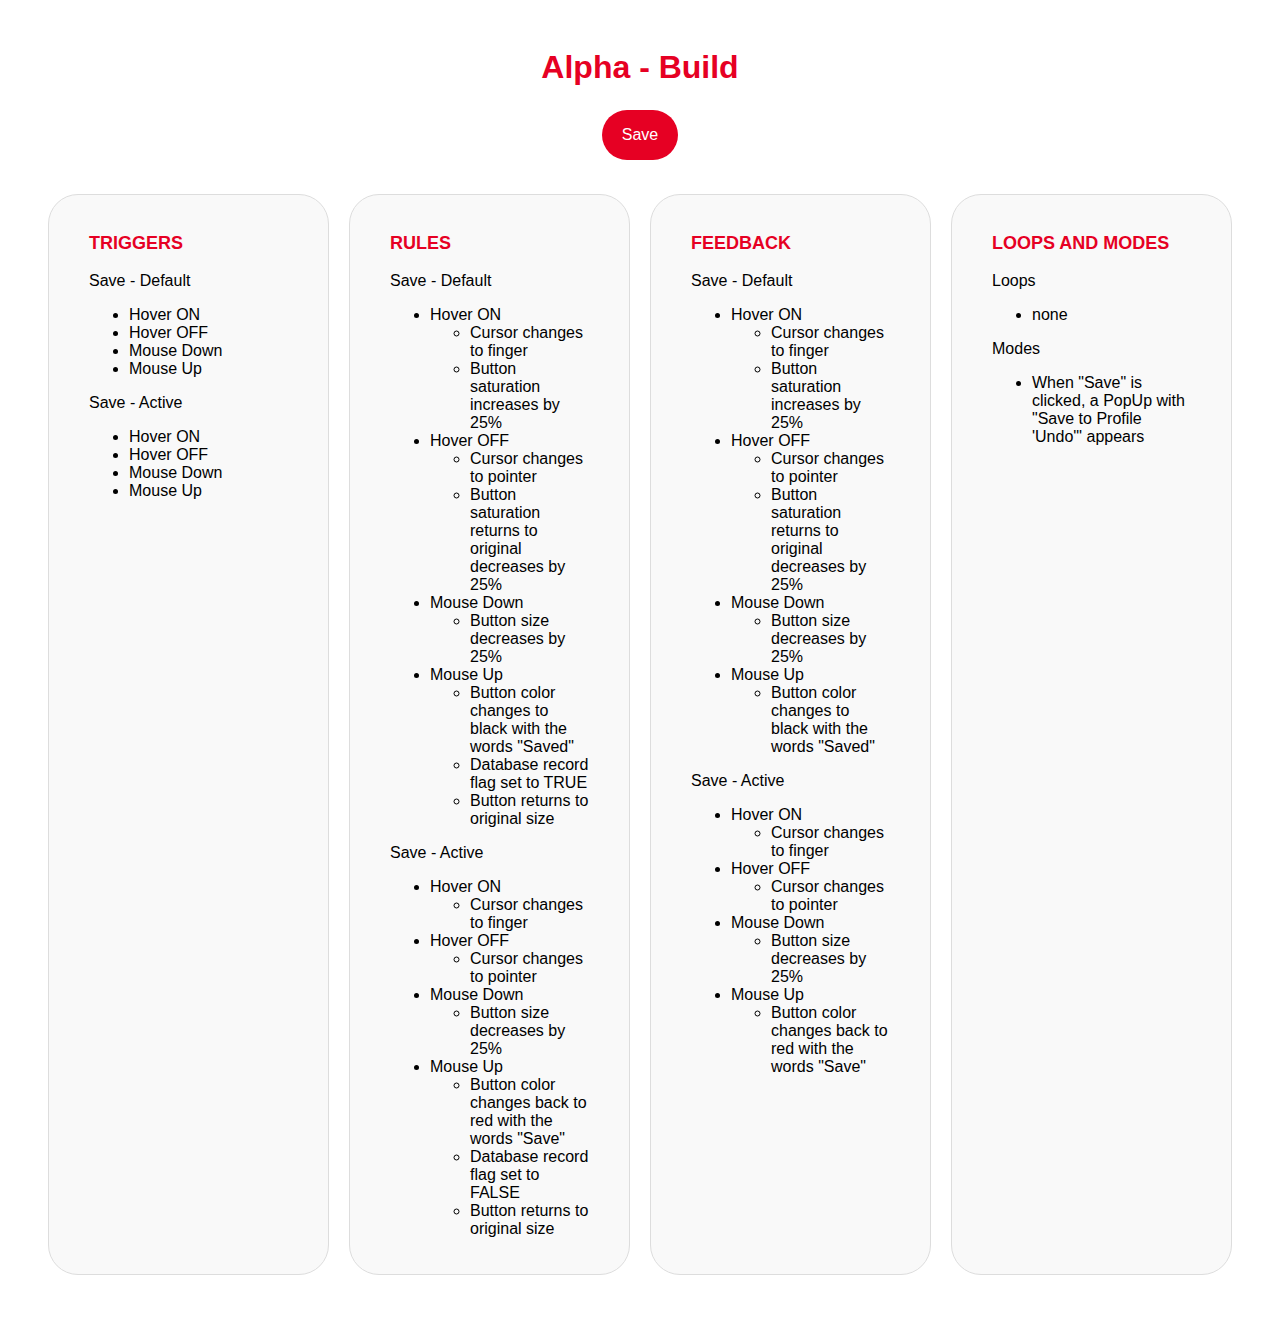
<file: idm241/alpha/build.html>
<!DOCTYPE html>
<html>
<head>
    <link rel="stylesheet" href="css/styles.css">
    <title>Alpha - Build</title>
    <meta name="viewport" content="width=device-width, initial-scale=1.0, maximum-scale=1.0, user-scalable=no">
</head>
<body>

<h1>Alpha - Build</h1>

<center>
    <button id="saveButton" class="Save">Save</button>
    <div id="popup" class="popup hidden">
        <img src="./images/boardcover.jpg" alt="water wheel board cover" class="cover">Saved to <br> Drawing<button id="undoButton" class="undo">Undo</button>
    </div>
</center>

<div class="grid-container">
<div class="triggers"> 
    
<h3>TRIGGERS</h3>

<p>Save - Default</p>
<ul> 
    <li>Hover ON</li>
    <li>Hover OFF</li>
    <li>Mouse Down</li>
    <li>Mouse Up</li>
</ul>

<p>Save - Active</p>
<ul>
    <li>Hover ON</li>
    <li>Hover OFF</li>
    <li>Mouse Down</li>
    <li>Mouse Up</li>
</ul>
</div>

<div class="rules">
<h3>RULES</h3>
<p>Save - Default</p>
<ul>
    <li>Hover ON</li>
        <ul>
            <li>Cursor changes to finger</li>
            <li>Button saturation increases by 25%</li>
        </ul>
    <li>Hover OFF</li>
        <ul>
            <li>Cursor changes to pointer</li>
            <li>Button saturation returns to original decreases by 25% </li>
        </ul>
    <li>Mouse Down</li>
        <ul>
            <li>Button size decreases by 25%</li>
        </ul>
    <li>Mouse Up</li>
        <ul>
            <li>Button color changes to black with the words "Saved"</li>
            <li>Database record flag set to TRUE</li>
            <li>Button returns to original size</li>
        </ul>   
</ul>

<p>Save - Active</p>
<ul>
    <li>Hover ON</li>
        <ul>
            <li>Cursor changes to finger</li>
        </ul>
    <li>Hover OFF</li>
        <ul>
            <li>Cursor changes to pointer</li>
        </ul>
    <li>Mouse Down</li>
        <ul>
            <li>Button size decreases by 25%</li>
        </ul>
    <li>Mouse Up</li>
        <ul>
            <li>Button color changes back to red with the words "Save"</li>
            <li>Database record flag set to FALSE</li>
            <li>Button returns to original size</li>
        </ul>   
</ul>
</div>

<div class="feedback">
<h3>FEEDBACK</h3>
<p>Save - Default</p>
<ul>
    <li>Hover ON</li>
        <ul>
            <li>Cursor changes to finger</li>
            <li>Button saturation increases by 25%</li>
        </ul>
    <li>Hover OFF</li>
        <ul>
            <li>Cursor changes to pointer</li>
            <li>Button saturation returns to original decreases by 25% </li>
        </ul>
    <li>Mouse Down</li>
        <ul>
            <li>Button size decreases by 25%</li>
        </ul>
    <li>Mouse Up</li>
        <ul>
            <li>Button color changes to black with the words "Saved"</li>
        </ul>   
</ul>

<p>Save - Active</p>
<ul>
    <li>Hover ON</li>
        <ul>
            <li>Cursor changes to finger</li>
        </ul>
    <li>Hover OFF</li>
        <ul>
            <li>Cursor changes to pointer</li>
        </ul>
    <li>Mouse Down</li>
        <ul>
            <li>Button size decreases by 25%</li>
        </ul>
    <li>Mouse Up</li>
        <ul>
            <li>Button color changes back to red with the words "Save"</li>
        </ul>   
</ul>
</div>

<div class="loopsModes"> 
    <h3>LOOPS AND MODES</h3>
<p>Loops</p>
    <ul>
        <li>none</li>
    </ul>
<p>Modes</p>
    <ul> 
        <li>When "Save" is clicked, a PopUp with "Save to Profile 'Undo'" appears</li>
        <!-- <li>When "Unsave" is clicked, another PopUp with the text "Pin Removed!" appears</li> -->
    </ul>
</div>
</div>

<script src="myscript.js"></script>

</body>
</html>
</file>
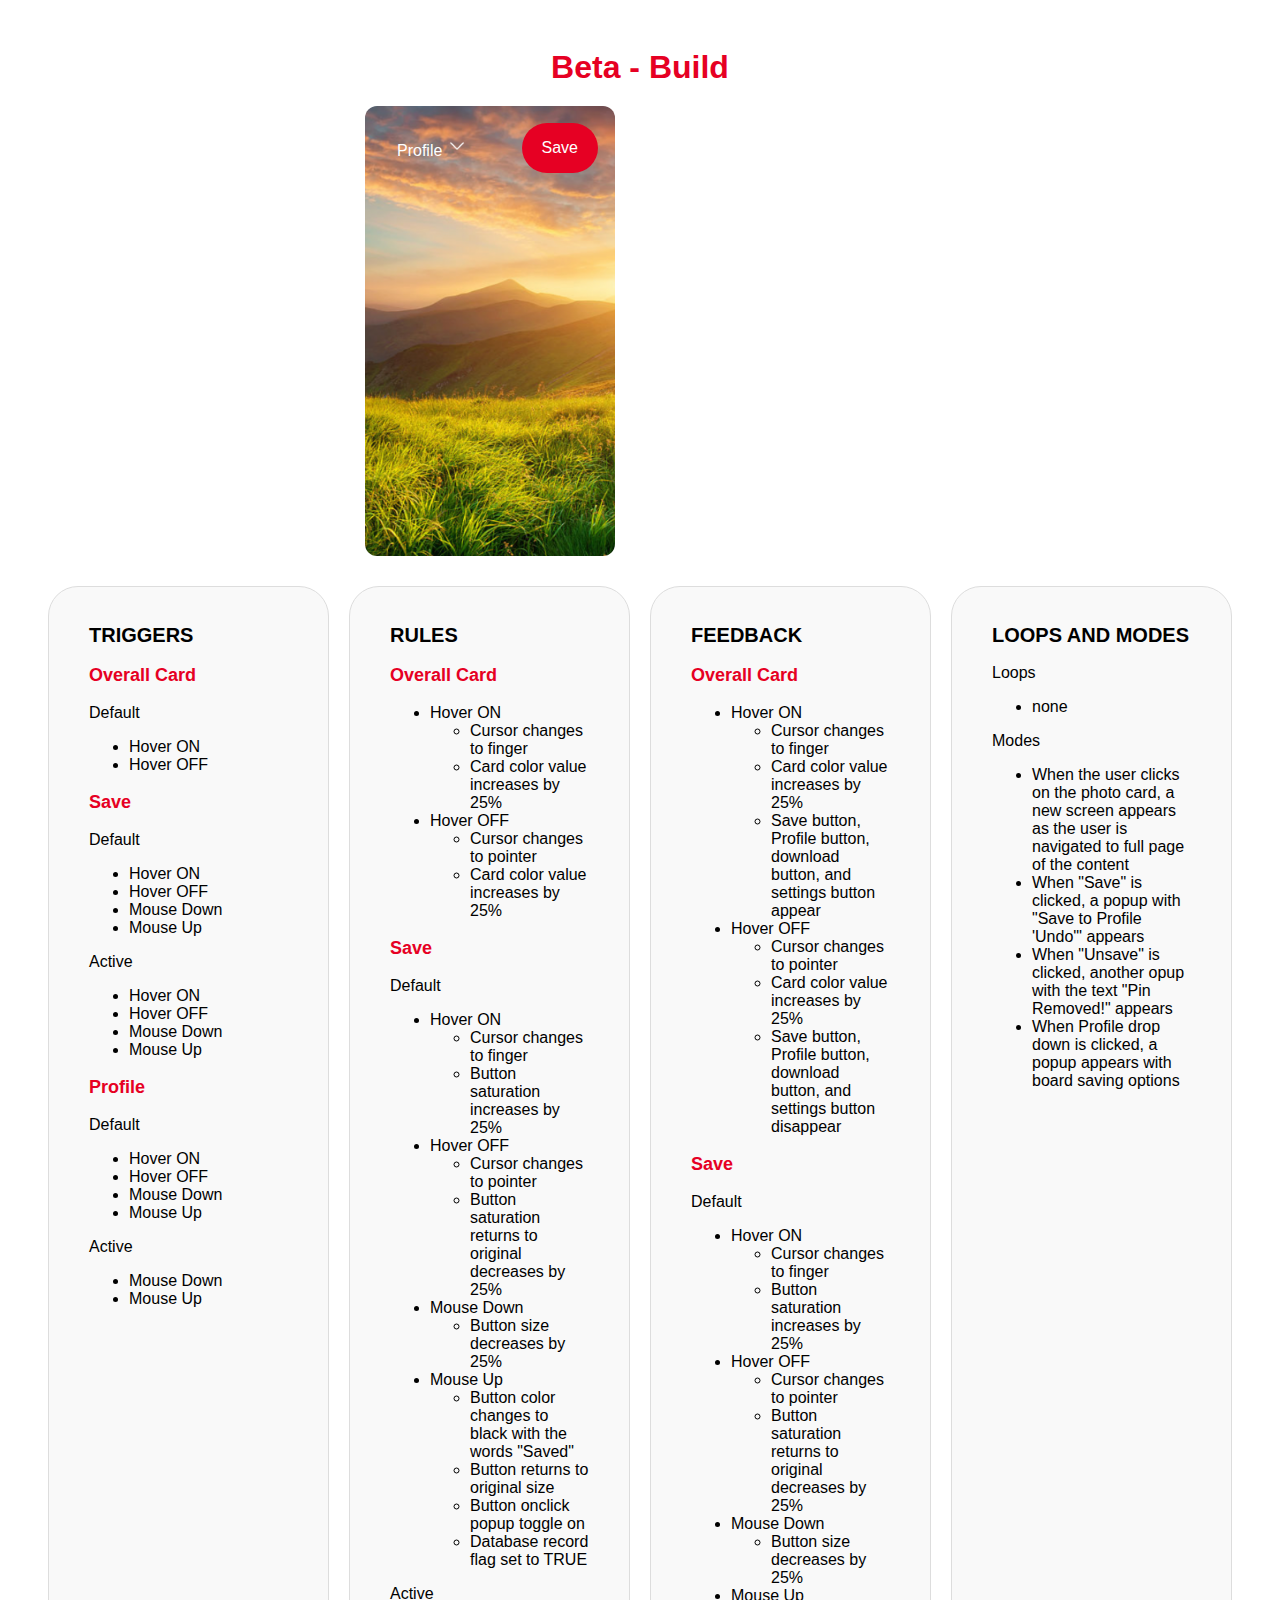
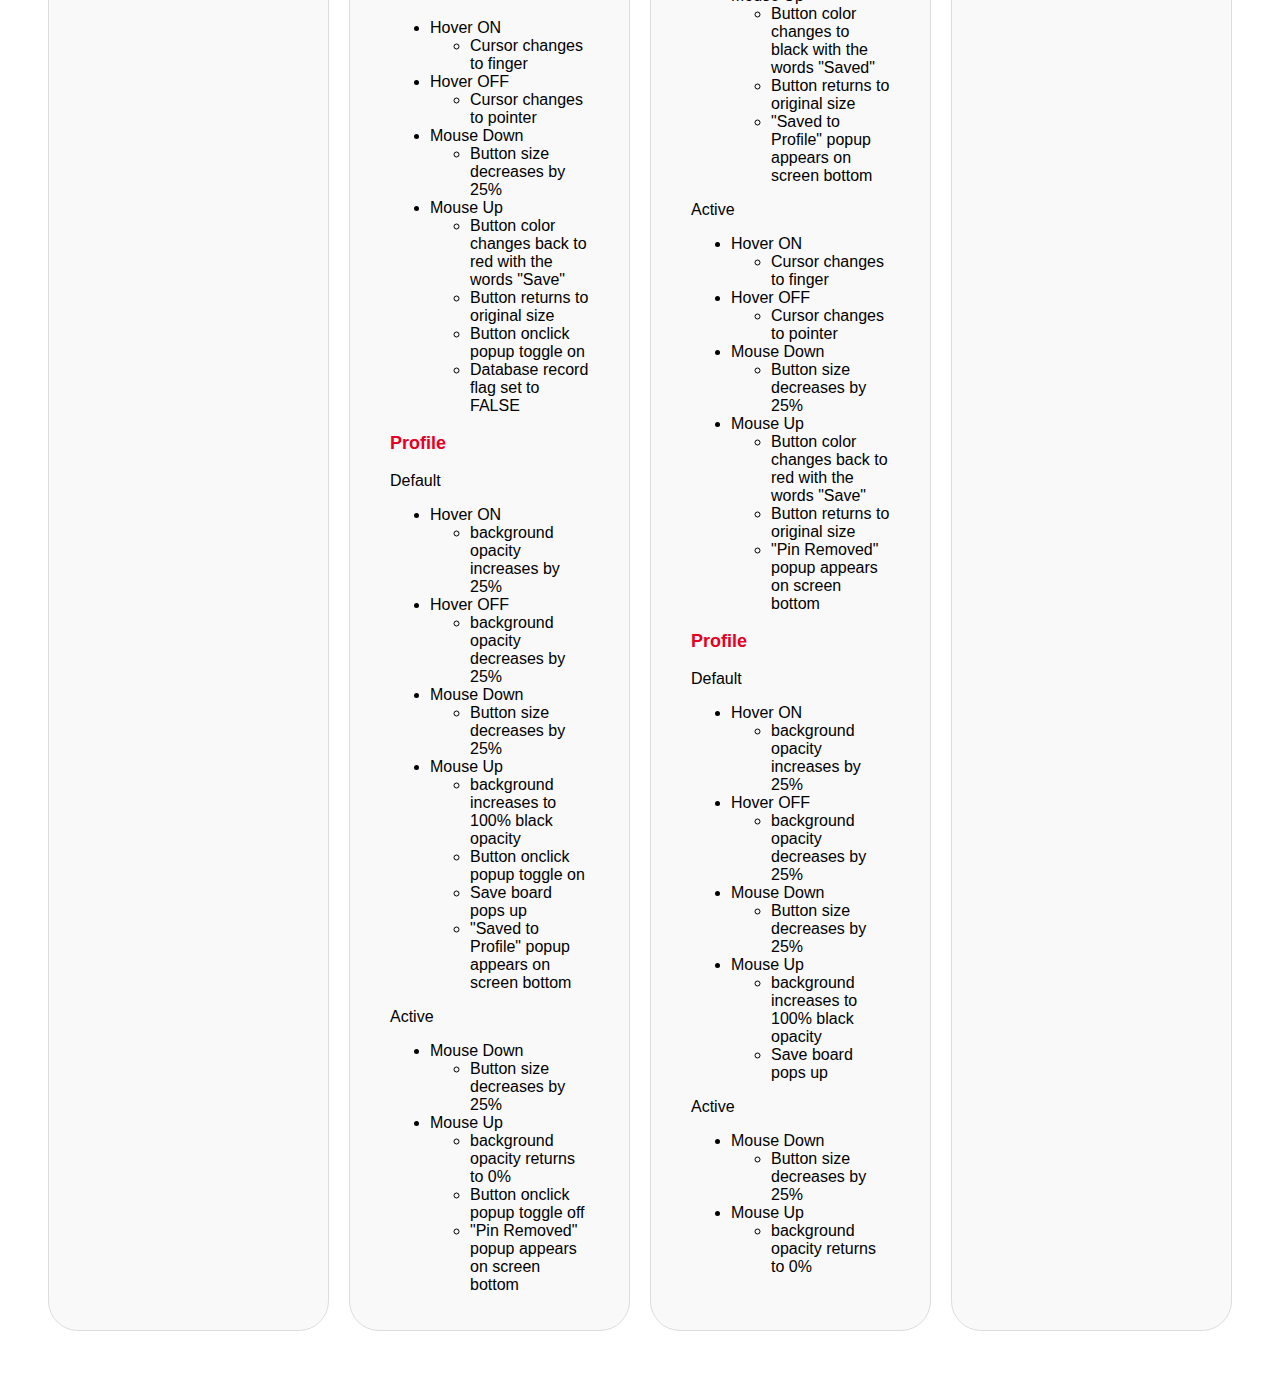
<file: idm241/beta/build.html>
<!DOCTYPE html>
<html>
<head>
    <link rel="stylesheet" href="./build.css">
    <title>Beta - Build</title>
    <meta name="viewport" content="width=device-width, initial-scale=1.0, maximum-scale=1.0, user-scalable=no">
</head>
<body>
<h1>Beta - Build</h1>


<div class="container">
<center>    
<div class="pre-container">
<section class="beta-card">
    
    <img src="./images/naturepic.jpg" alt="Nature scene" class="card-image">
    <div class="card-header">
        
        <button id="profileButton" class="profile">Profile <img src="./images/down-arrow.png"></i></button>

        <button id="saveButton" class="Save">Save</button>
      </div>
</section>

<div class="profile-popup-background hidden" id="profilePopup">
    <div class="profilePopup">
        <h1>Save</h1>
        <input type="text" placeholder="Search">
        <h2>Top choices</h2>

        <div class="option">
            <img src="./images/boardcover.jpg" alt="Drawing Thumbnail">
            <h3>Drawing</h3>
        </div>
        <div class="option">
            <img src="./images/boardcover.jpg" alt="Inspiration Thumbnail">
            <h3>Inspiration</h3>
        </div>

        <h2>All boards</h2>
        <div class="option">
            <img src="./images/boardcover.jpg" alt="Asiacore Thumbnail">
            <h3>Asiacore</h3>
        </div>

        <div class="create-board">
            <img src="./images/boardcover.jpg" alt="Create Board Icon">
            <h3>Create board</h3>
        </div>
    </div>
    </div>

    <div class="profileBackground" id="profileBackground">
    </div>
</div>

</center>

</div>

    <div id="savePopup" class="popup hidden">
        <img src="./images/boardcover.jpg" alt="water wheel board cover" class="cover">Saved to <br> Drawing<button id="undoButton" class="undo">Undo</button>
    </div>

<div class="grid-container">
<div class="triggers"> 
<h2>TRIGGERS</h2>

<h3>Overall Card</h3>
    <p>Default</p>
    <ul> 
        <li>Hover ON</li>
        <li>Hover OFF</li>
    </ul>


<h3>Save</h3>
    <p>Default</p>
    <ul> 
        <li>Hover ON</li>
        <li>Hover OFF</li>
        <li>Mouse Down</li>
        <li>Mouse Up</li>
    </ul>

    <p>Active</p>
    <ul>
        <li>Hover ON</li>
        <li>Hover OFF</li>
        <li>Mouse Down</li>
        <li>Mouse Up</li>
    </ul>

<h3>Profile</h3>
    <p>Default</p>
    <ul> 
        <li>Hover ON</li>
        <li>Hover OFF</li>
        <li>Mouse Down</li>
        <li>Mouse Up</li>
    </ul>

    <p>Active</p>
    <ul>
        <li>Mouse Down</li>
        <li>Mouse Up</li>
    </ul>
</div>


<div class="rules">
<h2>RULES</h2>

<h3>Overall Card</h3>
    <ul> 
        <li>Hover ON</li>
            <ul>
                <li>Cursor changes to finger</li>
                <li>Card color value increases by 25%</li>
            </ul>
        <li>Hover OFF</li>
            <ul>
                <li>Cursor changes to pointer</li>
                <li>Card color value increases by 25%</li>
            </ul>
    </ul>

<h3>Save</h3>
    <p>Default</p>
    <ul>
        <li>Hover ON</li>
            <ul>
                <li>Cursor changes to finger</li>
                <li>Button saturation increases by 25%</li>
            </ul>
        <li>Hover OFF</li>
            <ul>
                <li>Cursor changes to pointer</li>
                <li>Button saturation returns to original decreases by 25% </li>
            </ul>
        <li>Mouse Down</li>
            <ul>
                <li>Button size decreases by 25%</li>
            </ul>
        <li>Mouse Up</li>
            <ul>
                <li>Button color changes to black with the words "Saved"</li>
                <li>Button returns to original size</li>
                <li>Button onclick popup toggle on</li>
                <li>Database record flag set to TRUE</li>
            </ul>   
    </ul>
<p>Active</p>
<ul>
    <li>Hover ON</li>
        <ul>
            <li>Cursor changes to finger</li>
        </ul>
    <li>Hover OFF</li>
        <ul>
            <li>Cursor changes to pointer</li>
        </ul>
    <li>Mouse Down</li>
        <ul>
            <li>Button size decreases by 25%</li>
        </ul>
    <li>Mouse Up</li>
        <ul>
            <li>Button color changes back to red with the words "Save"</li>
            <li>Button returns to original size</li>
            <li>Button onclick popup toggle on</li>
            <li>Database record flag set to FALSE</li>
        </ul>   
</ul>

<h3>Profile</h3>
    <p>Default</p>
    <ul> 
        <li>Hover ON</li>
            <ul>
                <li>background opacity increases by 25%</li>
            </ul>
        <li>Hover OFF</li>
            <ul>
                <li>background opacity decreases by 25%</li>
            </ul>
        <li>Mouse Down</li>
                <ul>
            <li>Button size decreases by 25%</li>
                </ul>
        <li>Mouse Up</li>
                <ul>
            <li>background increases to 100% black opacity</li>
            <li>Button onclick popup toggle on</li>
            <li>Save board pops up</li>
            <li>"Saved to Profile" popup appears on screen bottom</li>
                </ul>
    </ul>

    <p>Active</p>
    <ul>
        <li>Mouse Down</li>
                <ul>
            <li>Button size decreases by 25%</li>
                </ul>
        <li>Mouse Up</li>
                <ul>
            <li>background opacity returns to 0%</li>
            <li>Button onclick popup toggle off</li>
            <li>"Pin Removed" popup appears on screen bottom</li>
                </ul>
    </ul>

</div>

<div class="feedback">
<h2>FEEDBACK</h2>

<h3>Overall Card</h3>
    <ul> 
        <li>Hover ON</li>
            <ul>
                <li>Cursor changes to finger</li>
                <li>Card color value increases by 25%</li>
                <li>Save button, Profile button, download button, and settings button appear</li>
            </ul>
        <li>Hover OFF</li>
            <ul>
                <li>Cursor changes to pointer</li>
                <li>Card color value increases by 25%</li>
                <li>Save button, Profile button, download button, and settings button disappear</li>
            </ul>
    </ul>

    <h3>Save</h3>
    <p>Default</p>
    <ul>
        <li>Hover ON</li>
            <ul>
                <li>Cursor changes to finger</li>
                <li>Button saturation increases by 25%</li>
            </ul>
        <li>Hover OFF</li>
            <ul>
                <li>Cursor changes to pointer</li>
                <li>Button saturation returns to original decreases by 25% </li>
            </ul>
        <li>Mouse Down</li>
            <ul>
                <li>Button size decreases by 25%</li>
            </ul>
        <li>Mouse Up</li>
            <ul>
                <li>Button color changes to black with the words "Saved"</li>
                <li>Button returns to original size</li>
                <li>"Saved to Profile" popup appears on screen bottom</li>
            </ul>   
    </ul>

    <p>Active</p>
    <ul>
        <li>Hover ON</li>
            <ul>
                <li>Cursor changes to finger</li>
            </ul>
        <li>Hover OFF</li>
            <ul>
                <li>Cursor changes to pointer</li>
            </ul>
        <li>Mouse Down</li>
            <ul>
                <li>Button size decreases by 25%</li>
            </ul>
        <li>Mouse Up</li>
            <ul>
                <li>Button color changes back to red with the words "Save"</li>
                <li>Button returns to original size</li>
                <li>"Pin Removed" popup appears on screen bottom</li>
            </ul>   
    </ul>


<h3>Profile</h3>
<p>Default</p>
<ul> 
    <li>Hover ON</li>
        <ul>
            <li>background opacity increases by 25%</li>
        </ul>
    <li>Hover OFF</li>
        <ul>
            <li>background opacity decreases by 25%</li>
        </ul>
    <li>Mouse Down</li>
            <ul>
        <li>Button size decreases by 25%</li>
            </ul>
    <li>Mouse Up</li>
            <ul>
        <li>background increases to 100% black opacity</li>
        <li>Save board pops up</li>
            </ul>
</ul>

<p>Active</p>
<ul>
    <li>Mouse Down</li>
            <ul>
        <li>Button size decreases by 25%</li>
            </ul>
    <li>Mouse Up</li>
            <ul>
        <li>background opacity returns to 0%</li>
            </ul>
</ul>

</div>

<div class="loopsModes"> 
    <h2>LOOPS AND MODES</h2>
<p>Loops</p>
    <ul>
        <li>none</li>
    </ul>
<p>Modes</p>
    <ul> 
        <li>When the user clicks on the photo card, a new screen appears as the user is navigated to full page of the content</li>
        <li>When "Save" is clicked, a popup with "Save to Profile 'Undo'" appears</li>
        <li>When "Unsave" is clicked, another opup with the text "Pin Removed!" appears</li> 
        <li>When Profile drop down is clicked, a popup appears with board saving options</li>
    </ul>
</div>
</div>

<script src="myscript.js"></script>

</body>
</html>
</file>
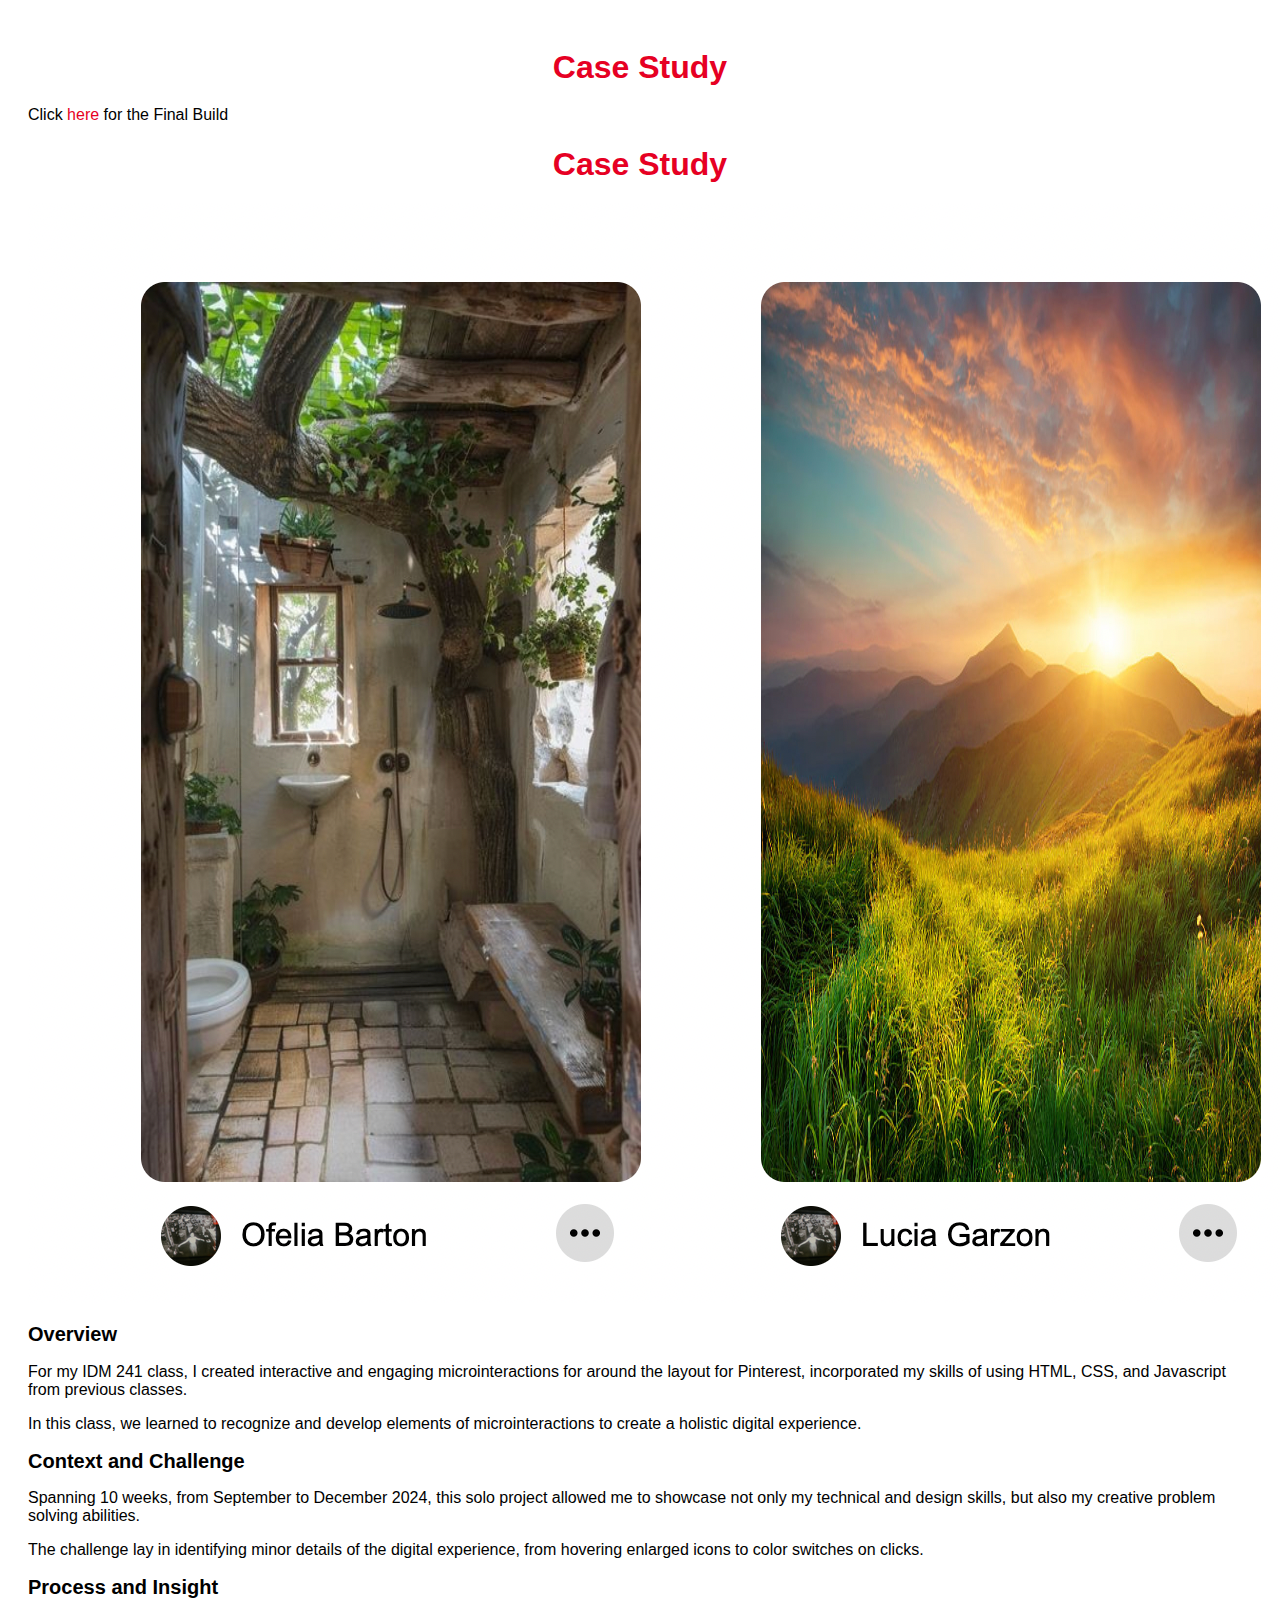
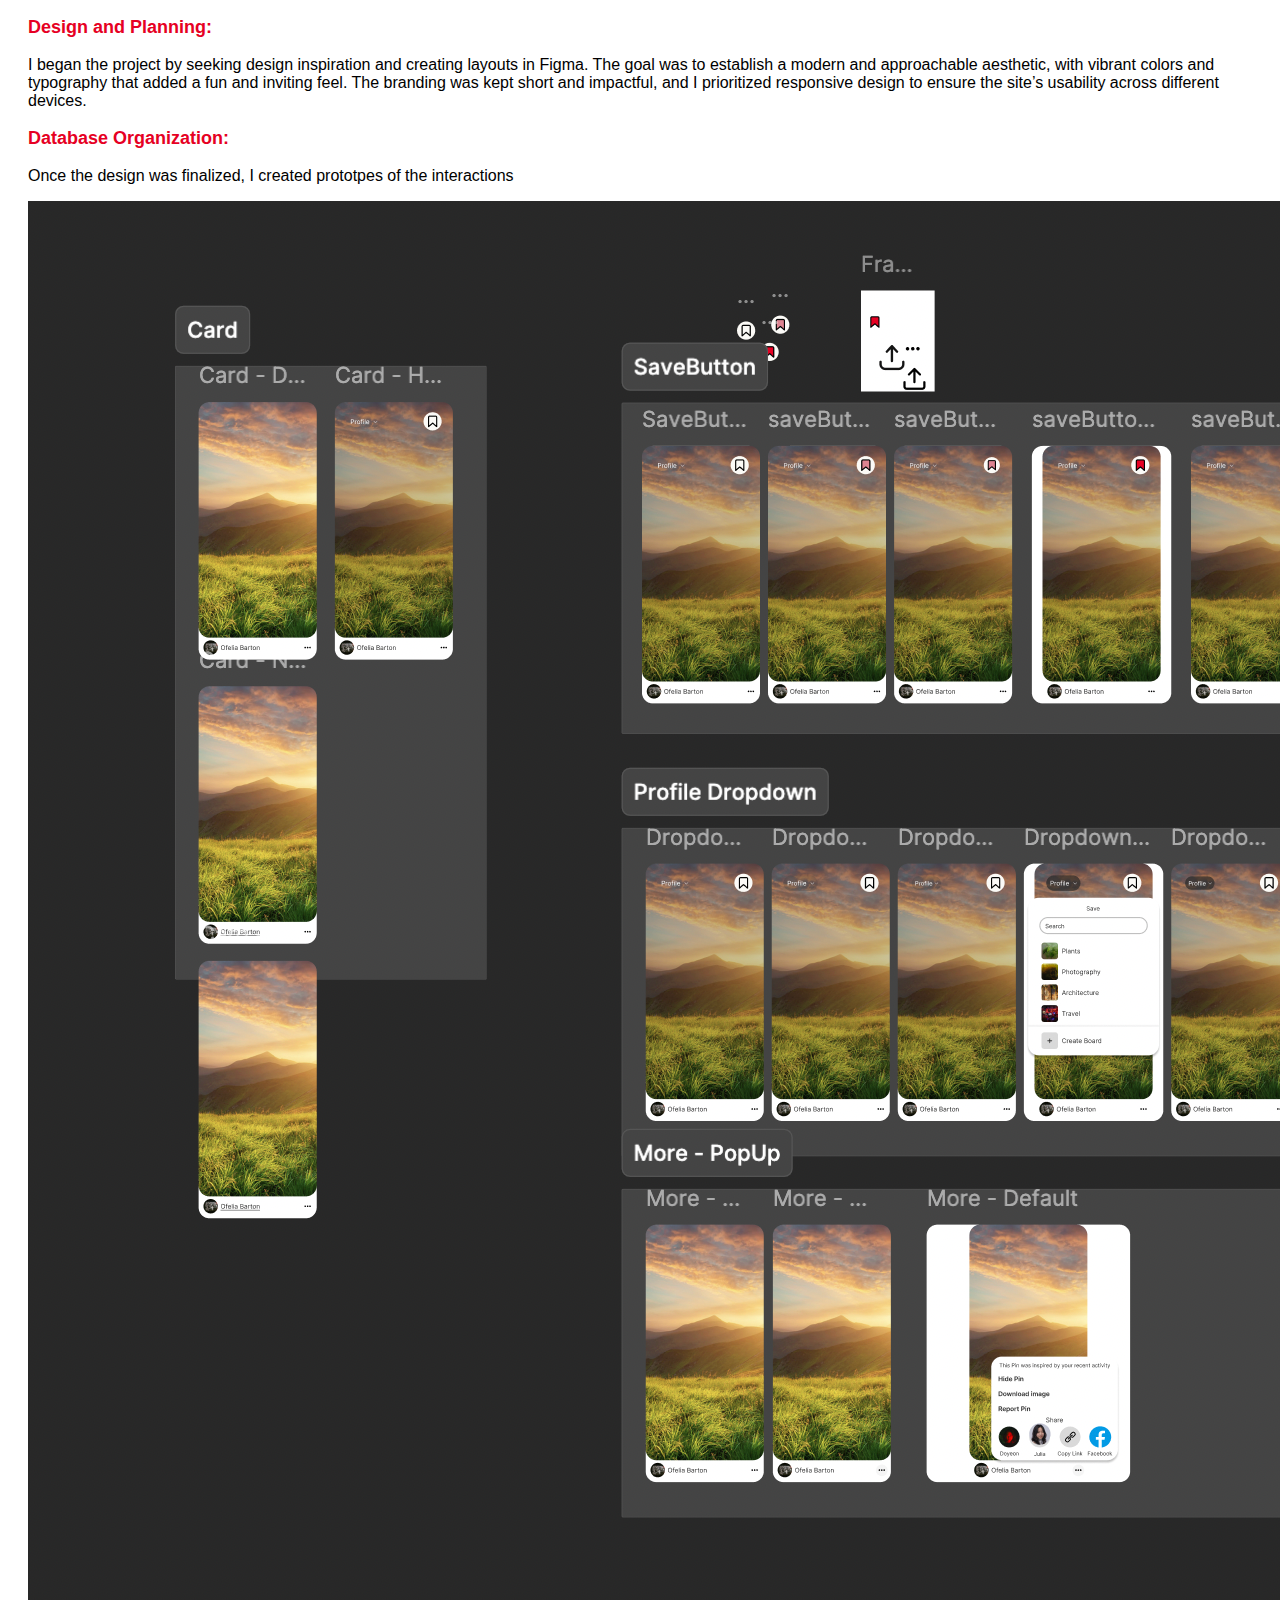
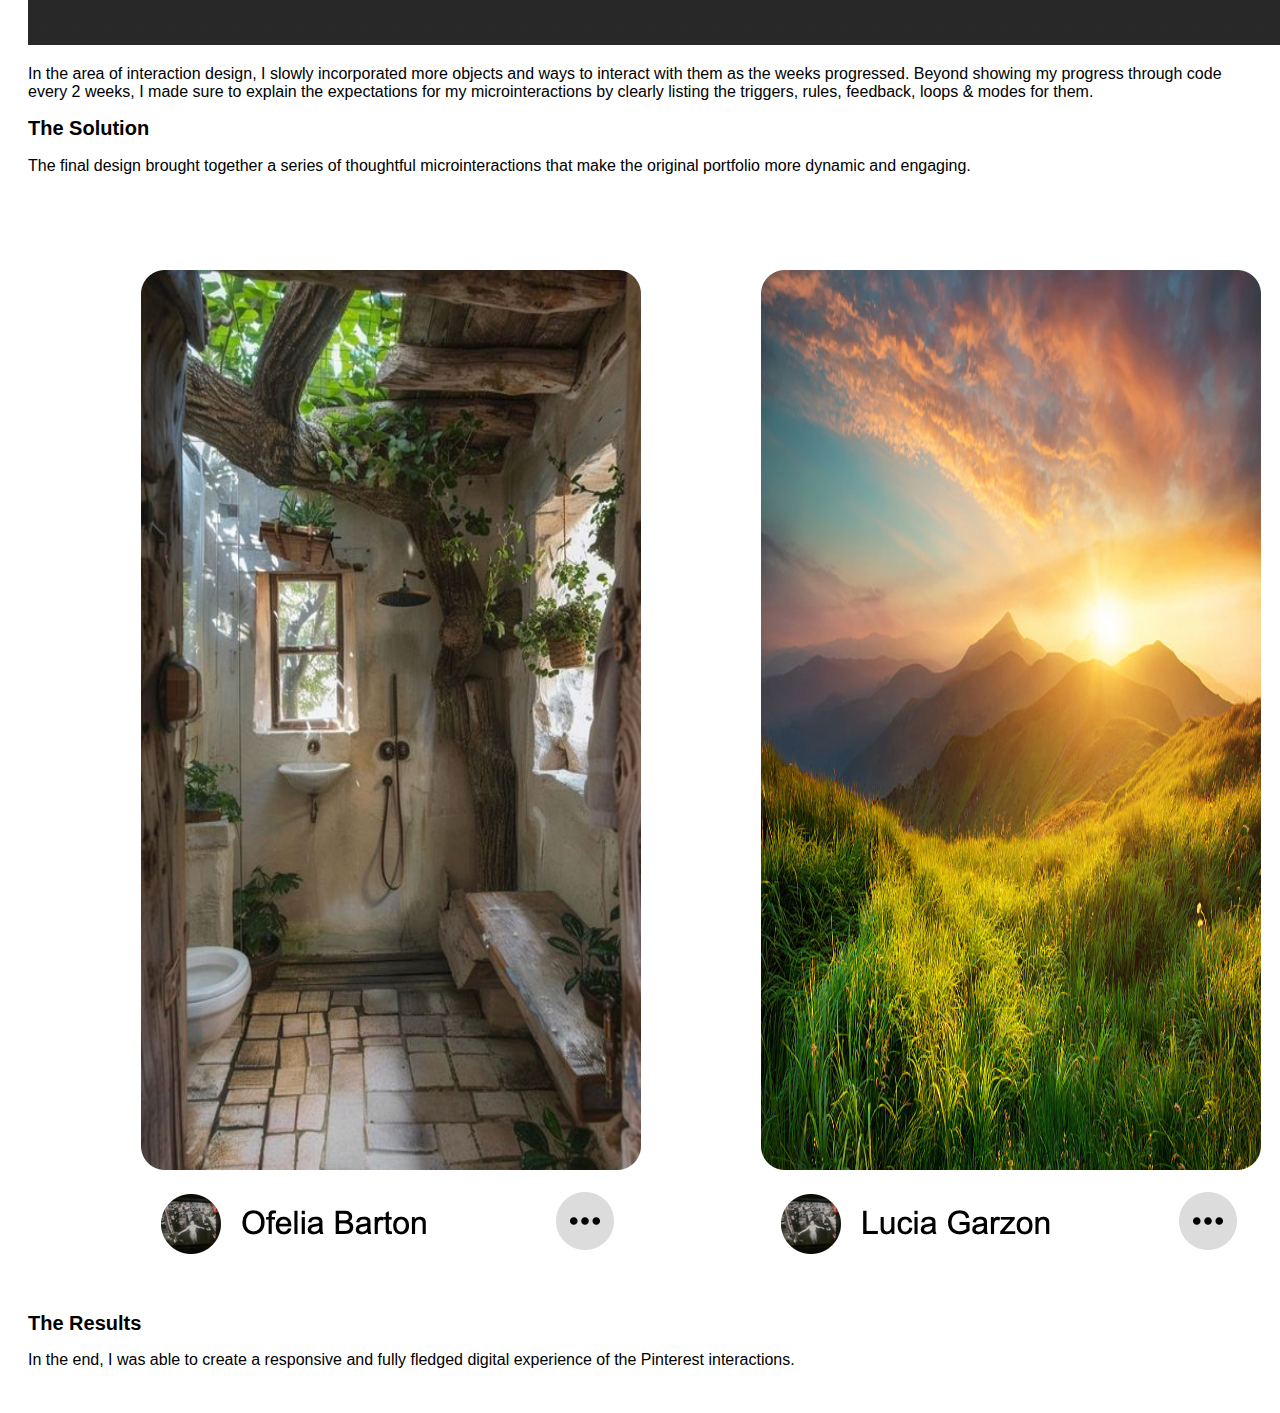
<file: idm241/final/casestudy.html>
<!DOCTYPE html>
<html>
<head>
    <link rel="stylesheet" href="./final.css">
    <title>Case Study</title>
    <meta name="viewport" content="width=device-width, initial-scale=1.0, maximum-scale=1.0, user-scalable=no">
</head>
<body>


<h1>Case Study</h1>
<p>Click <a href="build.html" target="_blank">here</a> for the Final Build</p>


<div class="casestudy">
<h1>Case Study</h1>

<img src="./images/hero.png">

<h2>Overview</h2>
<p>For my IDM 241 class, I created interactive and engaging microinteractions for around the layout for Pinterest, incorporated my skills of using HTML, CSS, and Javascript from previous classes. </p>
<p>In this class, we learned to recognize and develop elements of microinteractions to create a holistic digital experience.</p>

<h2>Context and Challenge</h2>
<p>Spanning 10 weeks, from September to December 2024, this solo project allowed me to showcase not only my technical and design skills, but also my creative problem solving abilities.</p>
<p>The challenge lay in identifying minor details of the digital experience, from hovering enlarged icons to color switches on clicks.</p>

<h2>Process and Insight</h2>
<h3>Design and Planning:</h3>
<p>I began the project by seeking design inspiration and creating layouts in Figma. The goal was to establish a modern and approachable aesthetic, with vibrant colors and typography that added a fun and inviting feel. The branding was kept short and impactful, and I prioritized responsive design to ensure the site’s usability across different devices.</p>

<h3>Database Organization:</h3>
<p>Once the design was finalized, I created prototpes of the interactions</p>
<img src="./images/prototype.png">
<p>In the area of interaction design, I slowly incorporated more objects and ways to interact with them as the weeks progressed. Beyond showing my progress through code every 2 weeks, I made sure to explain the expectations for my microinteractions by clearly listing the triggers, rules, feedback, loops & modes for them.</p>

<h2>The Solution</h2>
<p>The final design brought together a series of thoughtful microinteractions that make the original portfolio more dynamic and engaging.</p>

<img src="./images/hero.png">

<h2>The Results</h2>
<p>In the end, I was able to create a responsive and fully fledged digital experience of the Pinterest interactions.</p>
</div>


</body>
</html>
</file>
<file: idm241/alpha/css/styles.css>
body {
    font-family: Arial, Helvetica, sans-serif;
    padding: 20px;
}

h1 {
    text-align: center;
    font-size: 32px;
    color: #e60023;
    margin-bottom: 20px;
}

a {
    color: #e60023;
    text-decoration: none;
}

a:hover {
    text-decoration: underline;
}

h2 {
    color:#e60023;
    font-size: 20px;
}

h3 {
    color:#e60023;
    font-size: 18px;
}

p {
    color: black;
    font-size: 16px;
}

.triggers, .rules, .feedback, .loopsModes {
    border: 1px solid #ddd;
    border-radius: 30px;
    padding: 20px 40px;
    margin: 10px 0;
    background-color: #f9f9f9;
}

.triggers:hover {
    background-color: #eee;
}

.rules:hover {
    background-color: #eee;
}

.feedback:hover {
    background-color: #eee;
}

.loopsModes:hover {
    background-color: #eee;
}

.grid-container {
    display: grid;
    grid-template-columns: repeat(auto-fit, minmax(200px, 1fr));
    gap: 20px;
    padding: 20px;
}

@media (max-width: 1224px) {
    .grid-container {
        grid-template-columns: repeat(2, 1fr);
    }
}

@media (max-width: 868px) {
    .grid-container {
        grid-template-columns: 1fr;
    }
}

.video video {
    display: block;
    margin: 0 auto;
    border-radius: 30px;
}

.Save {
    border: none;
    color: white;
    background-color:#e60023;
    padding: 16px 20px;
    border-radius: 30px;
    text-align: center;
    text-decoration: none;
    display: inline-block;
    font-size: 16px;
    margin: 4px 2px;
    cursor: pointer;
}

.Save:hover {
    background-color: #B60000;
}

.Save:active {
    transform: scale(0.9);
}

.Save.clicked {
    background-color: black;
}
.popup {
    position: absolute;
    bottom: 20px;
    left: 50%;
    transform: translateX(-50%);
    background-color: black;
    color: white;
    padding: 16px 25px;
    border-radius: 25px;
    display: flex;
    align-items: center;
    font-size: 16px;
}

.popup .undo {
    background: white;
    font-weight: 800;
    border: none;
    color: black;
    margin-left: 10px;
    cursor: pointer;
    border-radius: 20px;
    padding: 13px 10px;
    margin-left: 15px;
}

.hidden {
    display: none;
}

.cover {
    width: 40px;
    height: auto;
    border-radius: 15px;
    margin-right: 15px;
}
</file>
<file: idm241/beta/build.css>
body {
    font-family: Arial, Helvetica, sans-serif;
    padding: 20px;
}

h1 {
    text-align: center;
    font-size: 32px;
    color: #e60023;
    margin-bottom: 20px;
}

a {
    color: #e60023;
    text-decoration: none;
}

a:hover {
    text-decoration: underline;
}

h2 {
    color:black;
    font-size: 20px;
}

h3 {
    color:#e60023;
    font-size: 18px;
}

p {
    color: black;
    font-size: 16px;
}

.triggers, .rules, .feedback, .loopsModes {
    border: 1px solid #ddd;
    border-radius: 30px;
    padding: 20px 40px;
    margin: 10px 0;
    background-color: #f9f9f9;
}

.triggers:hover {
    background-color: #eee;
}

.rules:hover {
    background-color: #eee;
}

.feedback:hover {
    background-color: #eee;
}

.loopsModes:hover {
    background-color: #eee;
}

.grid-container {
    display: grid;
    grid-template-columns: repeat(auto-fit, minmax(200px, 1fr));
    gap: 20px;
    padding: 20px;
}

@media (max-width: 1224px) {
    .grid-container {
        grid-template-columns: repeat(2, 1fr);
    }
}

@media (max-width: 868px) {
    .grid-container {
        grid-template-columns: 1fr;
    }
}

.video video {
    display: block;
    margin: 0 auto;
    border-radius: 30px;
}

.Save {
    border: none;
    color: white;
    background-color:#e60023;
    padding: 16px 20px;
    border-radius: 30px;
    text-align: center;
    text-decoration: none;
    display: inline-block;
    font-size: 16px;
    margin: 4px 2px;
    cursor: pointer;
}

.Save:hover {
    background-color: #B60000;
}

.Save:active {
    transform: scale(0.9);
}

.Save.clicked {
    background-color: black;
}
.popup {
    position: absolute;
    bottom: 20px;
    left: 50%;
    transform: translateX(-50%);
    background-color: black;
    color: white;
    padding: 16px 25px;
    border-radius: 25px;
    display: flex;
    align-items: center;
    font-size: 16px;
}

.popup .undo {
    background: white;
    font-weight: 800;
    border: none;
    color: black;
    margin-left: 10px;
    cursor: pointer;
    border-radius: 20px;
    padding: 13px 10px;
    margin-left: 15px;
}

.hidden {
    display: none;
}

.cover {
    width: 40px;
    height: auto;
    border-radius: 15px;
    margin-right: 15px;
}

.pre-container {
display: flex;
align-items: flex-start;
}

.container {
margin: 0;
width: 100%;
display: flex;
align-items: flex-start;
justify-content: center;
}

.beta-card {
  width: 250px;
  height: 450px;
  border-radius: 12px;
  overflow: hidden;
  position: relative;
}

.card-image {
    width: 250px;
    height: 450px;
}

.beta-card:hover {
filter:brightness(85%)
}

/* Card Header */
.card-header {
  display: flex;
  justify-content: space-between;
  align-items: center;
  padding: 10px;
  position: absolute;
  top: 0;
  width: 90%;
}

/* Profile Dropdown Button */
.profile {
  border: none;
  color: white;
  padding: 16px 20px;
  border-radius: 30px;
  text-align: center;
  text-decoration: none;
  display: inline-block;
  font-size: 16px;
  margin: 4px 2px;
  cursor: pointer;
  background: none;
}

.profile:hover {
    background-color: rgba( 0,0,0,0.2 );
}

.profile:active {
    transform: scale(0.9);
}

.profile.clicked {
    background-color: black;
}

.profile img {
    width: 20px;
    align-items: center;
    justify-content: center;
}

/* Card Footer */
.card-footer {
  position: absolute;
  bottom: 10px;
  right: 10px;
  display: flex;
  gap: 10px;
}

/* Icon Buttons */
.icon-button {
  background-color: white;
  color: black;
  border: none;
  border-radius: 50%;
  padding: 8px;
  font-size: 16px;
  cursor: pointer;
  transition: background-color 0.3s;
}

.icon-button img {
    width: 20px;
    align-items: center;
    justify-content: center;
}

.icon-button:hover {
    opacity: 75%;
}

.icon-button:active {
    transform: scale(0.9);
}


/* Profile Popup Background */

.profile-popup-background {
    width: 300px;
    height: auto;
    position: relative;
}

/* Popup styling */
.profilePopup {
    width: 300px;
    max-height: 80vh;
    background-color: white;
    border-radius: 15px;
    padding: 20px;
    overflow-y: auto;
    box-shadow: 0 2px 10px rgba(0, 0, 0, 0.3);
}

.profileBackground {
    width: 300px;
    height: auto;
    position: relative;
}

.profilePopup h2, .profilePopup h3, .profilePopup h1 {
    color: #333;
    font-size: 16px;
    margin: 10px 0;
}

.profilePopup .option {
    display: flex;
    align-items: center;
    margin: 10px 0;
}

.profilePopup .option img {
    width: 40px;
    height: 40px;
    border-radius: 8px;
    margin-right: 10px;
}

.profilePopup .option h3 {
    font-size: 18px;
    color: #000;
}

.profilePopup .create-board {
    display: flex;
    align-items: center;
    cursor: pointer;
    box-shadow: 0 2px 10px rgba(0, 0, 0, 0.3);
}

.popup .create-board:hover {
    background-color: #f1f1f1;
}

.profilePopup .create-board img {
    width: 30px;
    height: 30px;
    margin-right: 10px;
}
</file>
<file: idm241/final/final.css>
body {
    font-family: Arial, Helvetica, sans-serif;
    padding: 20px;
}

h1 {
    text-align: center;
    font-size: 32px;
    color: #e60023;
    margin-bottom: 20px;
}

a {
    color: #e60023;
    text-decoration: none;
}

a:hover {
    text-decoration: underline;
}

h2 {
    color:black;
    font-size: 20px;
}

h3 {
    color:#e60023;
    font-size: 18px;
}

p {
    color: black;
    font-size: 16px;
}

.triggers, .rules, .feedback, .loopsModes {
    border: 1px solid #ddd;
    border-radius: 30px;
    padding: 20px 40px;
    margin: 10px 0;
    background-color: #f9f9f9;
}

.triggers:hover {
    background-color: #eee;
}

.rules:hover {
    background-color: #eee;
}

.feedback:hover {
    background-color: #eee;
}

.loopsModes:hover {
    background-color: #eee;
}

.grid-container {
    display: grid;
    grid-template-columns: repeat(auto-fit, minmax(200px, 1fr));
    gap: 20px;
    padding: 20px;
}

@media (max-width: 1224px) {
    .grid-container {
        grid-template-columns: repeat(2, 1fr);
    }
}

@media (max-width: 868px) {
    .grid-container {
        grid-template-columns: 1fr;
    }

    .container {
        display: flex;
        flex-direction: column;
    }

}

.video video {
    display: block;
    margin: 0 auto;
    border-radius: 30px;
}

.popup {
    position: absolute;
    bottom: 20px;
    left: 50%;
    transform: translateX(-50%);
    background-color: black;
    color: white;
    padding: 16px 25px;
    border-radius: 25px;
    display: flex;
    align-items: center;
    font-size: 16px;
}

.popup .undo {
    background: white;
    font-weight: 800;
    border: none;
    color: black;
    margin-left: 10px;
    cursor: pointer;
    border-radius: 20px;
    padding: 13px 10px;
    margin-left: 15px;
}

.hidden {
    display: none;
}

.cover {
    width: 40px;
    height: auto;
    border-radius: 15px;
    margin-right: 15px;
}

.container {
display: flex;
align-items: center;
justify-content: center;
margin: 30px;
}

.beta-card {
  width: 250px;
  height: 450px;
  border-radius: 12px;
  position: relative;
  margin: 30px;
}

.beta-card1 {
    width: 250px;
    height: 450px;
    border-radius: 12px;
    position: relative;
    margin: 30px;
  }

.box-card {
    position: absolute;
}

/* Card Header */

.card-header {
  /* pointer-events: none; */
  display: flex;
  justify-content: space-between;
  align-items: center;
  padding: 10px;
  position: absolute;
  top: 0;
  width: 90%;
 visibility: hidden;
  opacity: 0;        
  transition: visibility 0s, opacity 0.1s ease-in-out;
  z-index: 1000;
}

.box-card:hover .card-header {
    visibility: visible;
    opacity: 1;   
  }

  .box-card:hover {
    filter:brightness(85%)
  }

/* Profile Dropdown */
.profile {
  border: none;
  color: white;
  padding: 16px 20px;
  border-radius: 30px;
  text-align: center;
  text-decoration: none;
  display: inline-block;
  font-size: 16px;
  margin: 4px 2px;
  cursor: pointer;
  background: none;
  position: relative;
  z-index: 10;
}

.profile:hover {
    background-color: rgba( 0,0,0,0.4 );
}

.profile:active {
    transform: scale(0.9);
}

.profile.clicked {
    background-color: black;
}

.profile img {
    width: 20px;
    align-items: center;
    justify-content: center;
}

.Save img {
    width: 50px;
}
.Save {
    border: none;
    text-align: center;
    text-decoration: none;
    background: none; /* Fix invalid CSS */
    cursor: pointer;
    position: relative; /* Ensure it remains in place */
    z-index: 10; /* Ensure it's clickable above other elements */
}

.Save:hover {
    background-image: url(/idm241/idm241/final/images/bookmarkhover.png);
}

.Save:active {
    transform: scale(0.9);
}


/* Card Footer */
.card-footer {
  position: absolute;
  display: flex;
  gap: 10px;
  margin: 10px;
  align-items: center;
  top: 450px;
}

.user-profile {
    width: 30px;
    height: 30px;
    border-radius: 100px;
}

.username {
    border-bottom: solid 1px white;
}
.username:hover {
    border-bottom: solid 1px black;
    cursor: pointer;
}


/* Icon Buttons */
.icon-button {
  background-color: white;
  color: black;
  border: none;
  border-radius: 50%;
  padding: 8px;
  font-size: 16px;
  cursor: pointer;
  transition: background-color 0.3s;
}

.icon-button img {
    width: 20px;
    align-items: center;
    justify-content: center;
}

.icon-button:hover {
    opacity: 75%;
}

.icon-button:active {
    transform: scale(0.9);
}

.card-image {
    width: 250px;
    height: 450px;
    border-radius: 12px;
    display: block;
    position: relative;
}

/* Popup styling */
.profile-popup-background {
    position: absolute;
    top: 250px;
    transform: translateX(-140px);
}

.profile-popup-background1 {
    position: absolute;
    top: 250px;
    transform: translateX(140px);
}

.profilePopup {
    width: 250px;
    max-height: 80vh;
    background-color: white;
    border-radius: 15px;
    padding: 20px;
    overflow-y: auto;
    box-shadow: 0 2px 10px rgba(0, 0, 0, 0.3);
}

.profilePopup1 {
    width: 250px;
    max-height: 80vh;
    background-color: white;
    border-radius: 15px;
    padding: 20px;
    overflow-y: auto;
    box-shadow: 0 2px 10px rgba(0, 0, 0, 0.3);
}


.profilePopup h2, .profilePopup h3, .profilePopup h1 {
    color: #333;
    font-size: 16px;
    margin: 10px 0;
}

.profilePopup1 h2, .profilePopup1 h3, .profilePopup1 h1 {
    color: #333;
    font-size: 16px;
    margin: 10px 0;
}

.profilePopup .option {
    display: flex;
    align-items: center;
    margin: 10px 0;
}

.profilePopup1 .option {
    display: flex;
    align-items: center;
    margin: 10px 0;
}

.profilePopup .option img {
    width: 40px;
    height: 40px;
    border-radius: 8px;
    margin-right: 10px;
}

.profilePopup1 .option img {
    width: 40px;
    height: 40px;
    border-radius: 8px;
    margin-right: 10px;
}

.profilePopup .option h3 {
    font-size: 18px;
    color: #000;
}

.profilePopup1 .option h3 {
    font-size: 18px;
    color: #000;
}

.profilePopup .create-board {
    display: flex;
    align-items: center;
    cursor: pointer;
    box-shadow: 0 2px 10px rgba(0, 0, 0, 0.3);
}

.profilePopup1 .create-board {
    display: flex;
    align-items: center;
    cursor: pointer;
    box-shadow: 0 2px 10px rgba(0, 0, 0, 0.3);
}

.profilePopup .create-board img {
    width: 30px;
    height: 30px;
    margin-right: 10px;
}

.profilePopup1 .create-board img {
    width: 30px;
    height: 30px;
    margin-right: 10px;
}

.profilePopup input {
    width: 100%;
    padding: 10px 7px;
    margin-bottom: 20px;
    border: 1px solid #ddd;
    border-radius: 20px;
    font-size: 14px;
}

.profilePopup1 input {
    width: 100%;
    padding: 10px 7px;
    margin-bottom: 20px;
    border: 1px solid #ddd;
    border-radius: 20px;
    font-size: 14px;
}

.profilePopup h1 {
    font-size: 20px;
    font-weight: bold;
    margin-bottom: 16px;
}

.profilePopup1 h1 {
    font-size: 20px;
    font-weight: bold;
    margin-bottom: 16px;
}

.profilePopup h2 {
    font-size: 16px;
    margin-bottom: 10px;
    color: #333;
    font-weight: bold;
}

.profilePopup1 h2 {
    font-size: 16px;
    margin-bottom: 10px;
    color: #333;
    font-weight: bold;
}

.option {
    display: flex;
    align-items: center;
    margin-bottom: 12px;
    cursor: pointer;
}

.option img {
    width: 40px;
    height: 40px;
    border-radius: 8px;
    object-fit: cover;
    margin-right: 12px;
}

.option h3 {
    font-size: 14px;
    color: #333;
    margin: 0;
}

.create-board {
    display: flex;
    align-items: center;
    margin-top: 20px;
    padding-top: 12px;
    border-top: 1px solid #eee;
    cursor: pointer;
}

.create-board img {
    width: 32px;
    height: 32px;
    border-radius: 4px;
    object-fit: cover;
    margin-right: 12px;
}

.create-board h3 {
    font-size: 14px;
    color: #0073e6;
    font-weight: bold;
    margin: 0;
}

/*more button*/
.more img {
    width: 15px;
    padding: 7px;
    border-radius: 100px;
    background-color: gainsboro;
}

.more {
    border: none;
    text-align: center;
    text-decoration: none;
    background: none;
    position:relative;
    right: -50px;
}

.more:hover {
    filter:brightness(85%)
}

.more-popup {
    position: absolute;
    top: 350px;
    transform: translateX(-140px);
    width: fit-content;
    background: #fff;
    border: 1px solid #ddd;
    border-radius: 8px;
    box-shadow: 0 4px 12px rgba(0, 0, 0, 0.15);
    z-index: 100;
    padding: 20px;
    font-family: Arial, sans-serif;
}

.more-popup1 {
    position: absolute;
    top: 350px;
    transform: translateX(140px);
    width: fit-content;
    background: #fff;
    border: 1px solid #ddd;
    border-radius: 8px;
    box-shadow: 0 4px 12px rgba(0, 0, 0, 0.15);
    z-index: 100;
    padding: 20px;
    font-family: Arial, sans-serif;
}

@media (max-width: 868px) {
    .more-popup1 {
        top:850px;
        transform: translateX(0);
    }
    .more-popup {
        transform: translateX(0);
    }

    .profile-popup-background1 {
        top: 780px;
        transform: translateX(0);
    }
    .profile-popup-background {
        transform: translateX(0)
    }
}

.more-popup1 p {
    margin: 0;
    font-size: 12px;
    color: #555;
}

.more-popup1 h2 {
    font-size: 14px;
    color: #333;
    margin: 15px 0;
    cursor: pointer;
}

.more-popup p {
    margin: 0;
    font-size: 12px;
    color: #555;
}

.more-popup h2 {
    font-size: 14px;
    color: #333;
    margin: 15px 0;
    cursor: pointer;
}

.Share {
    margin-top: 10px;
    align-items: center;
}

.share-flex {
    display: flex;
    flex-direction: row;
    gap: 2px;
    margin-top: 10px;
}

.share-flex .doyeon,
.share-flex .julia,
.share-flex .copylink,
.share-flex .facebook {
    display: flex;
    flex-direction: column;
    align-items: center;
    justify-content: center;
    width: 65px;
    gap: 5px;
    cursor: pointer;
}

.share-flex img {
    width: 45px;
    height: auto;
    border-radius: 1000px;
}


.Share p {
    text-align: center;
}
</file>
